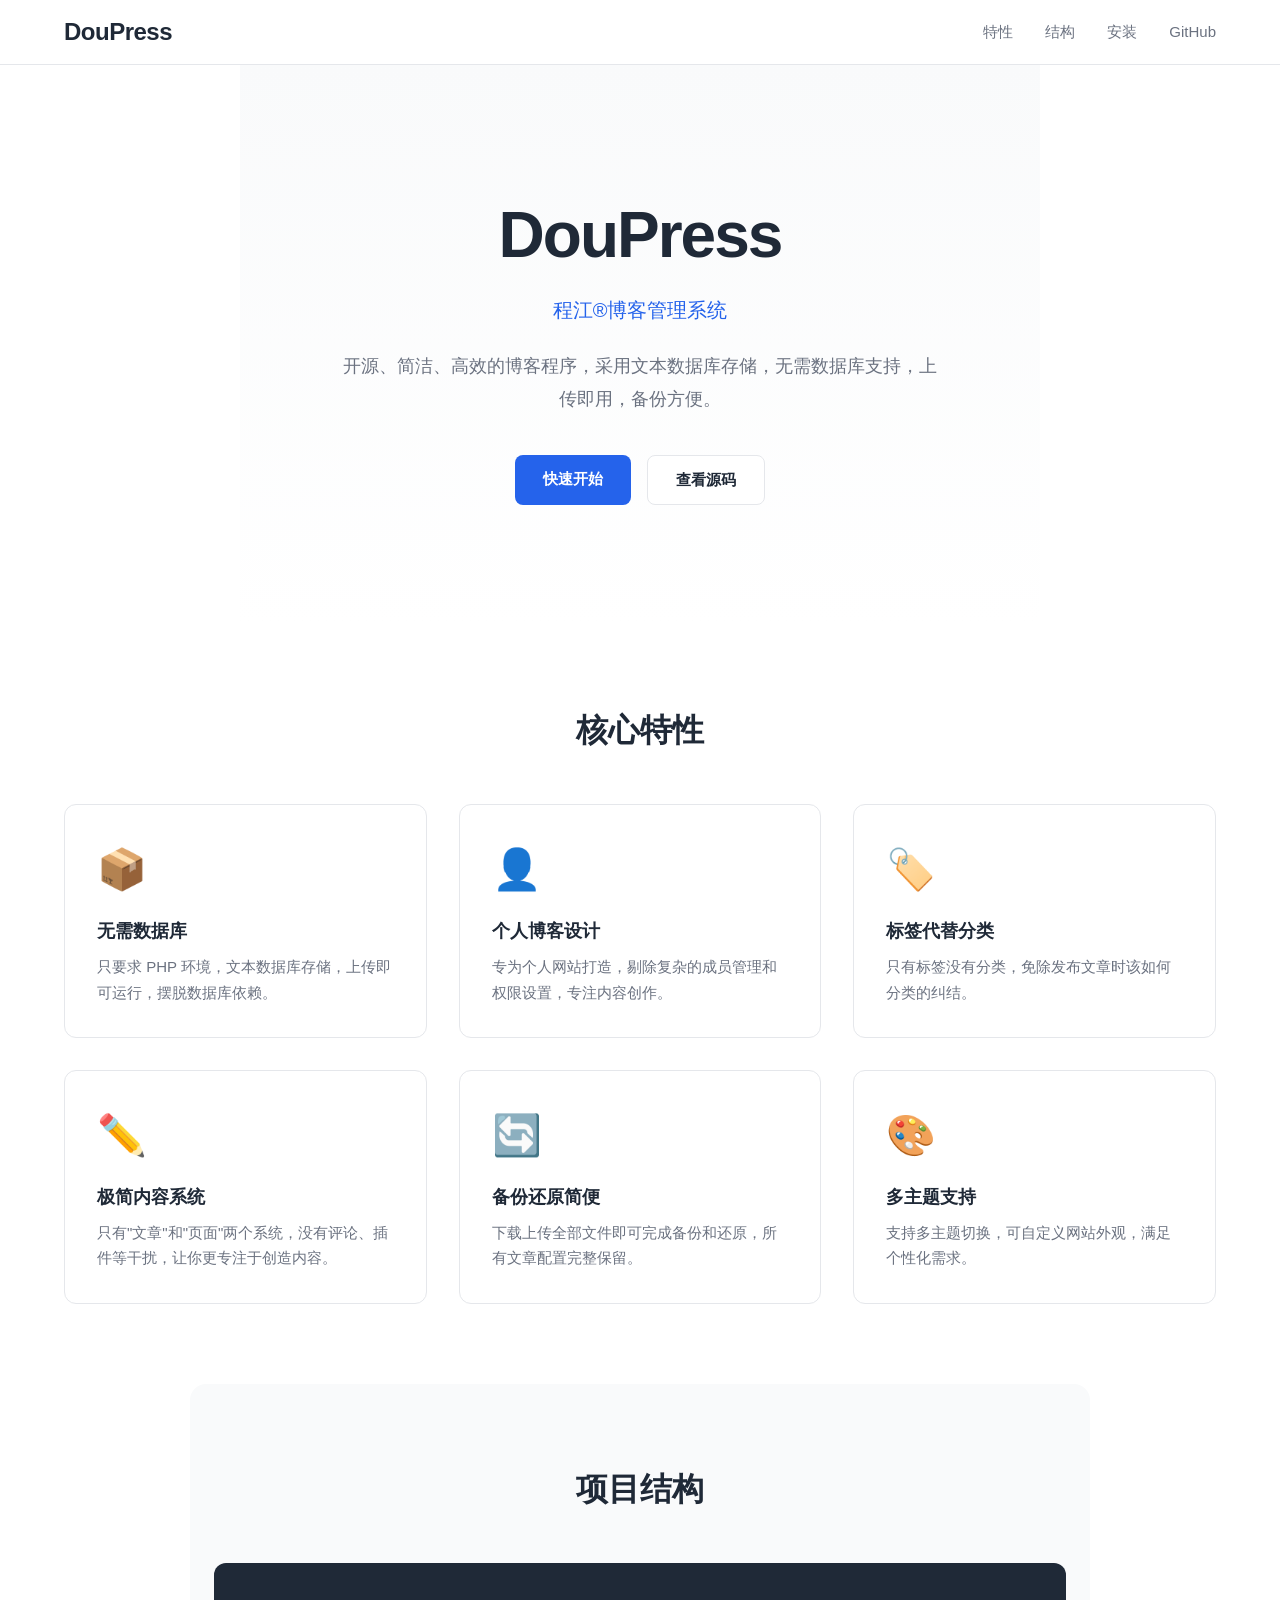
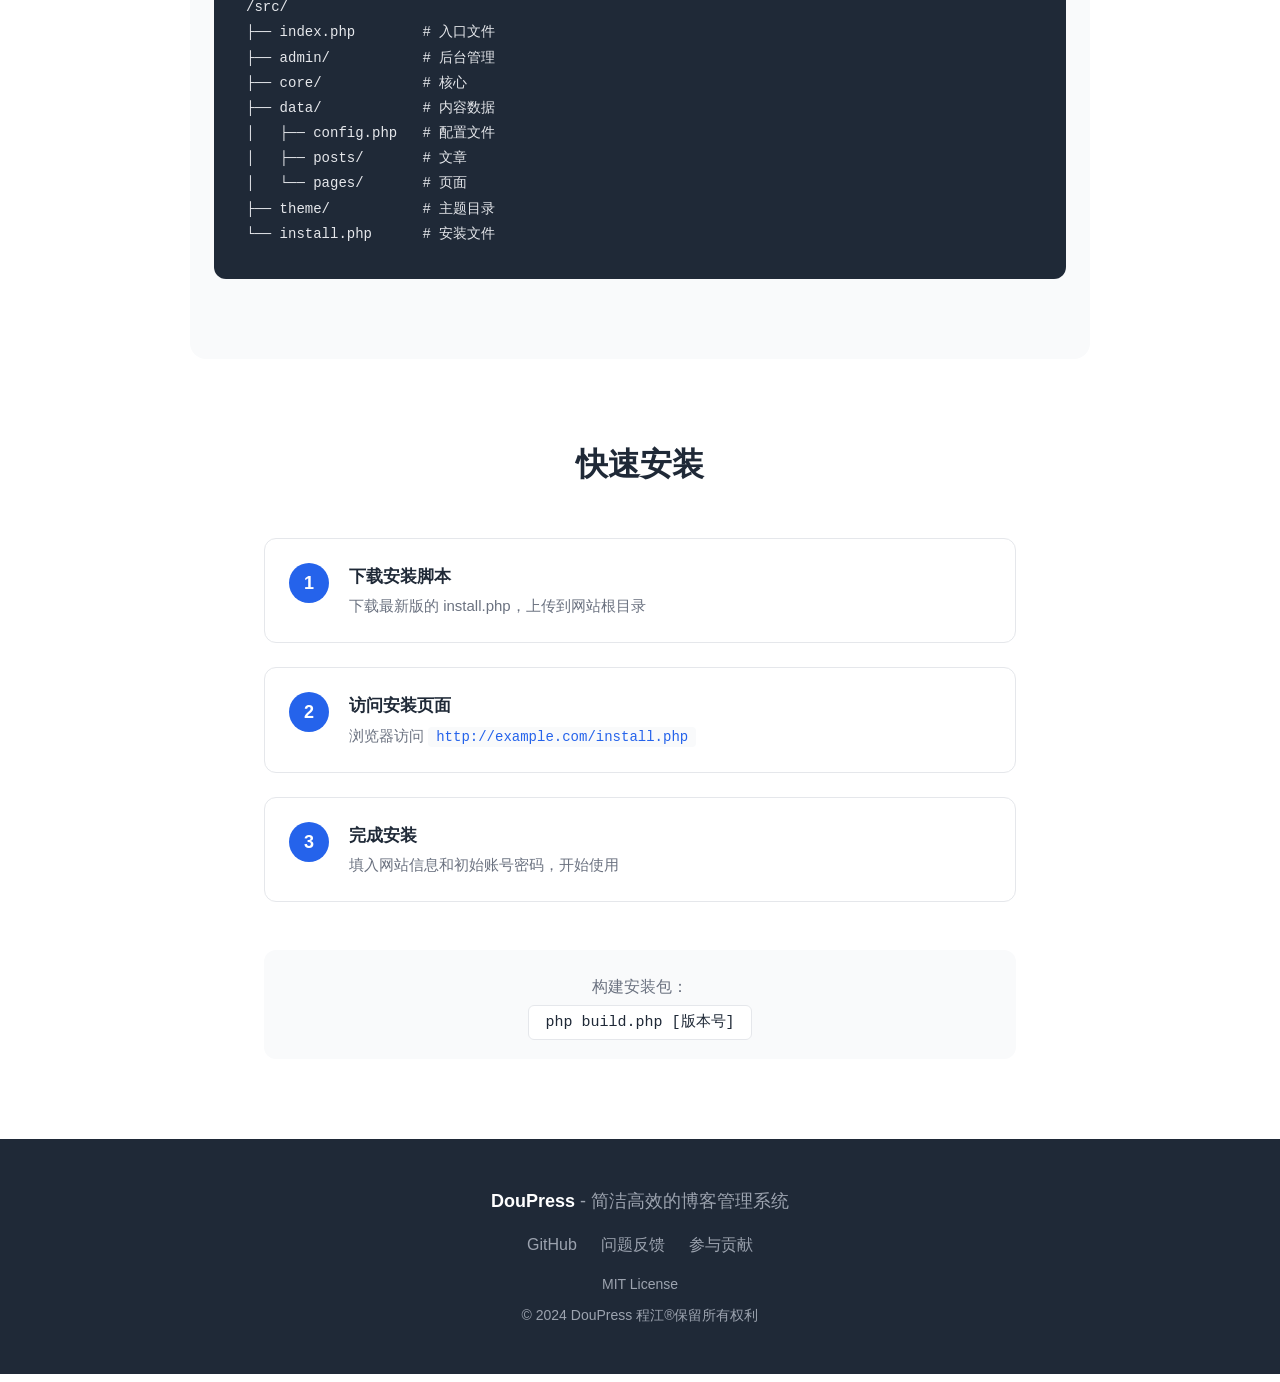
<file: index.html>
<!DOCTYPE html>
<html lang="zh-CN">
<head>
    <meta charset="UTF-8">
    <meta name="viewport" content="width=device-width, initial-scale=1.0">
    <title>DouPress - 简洁高效的博客管理系统</title>
    <link rel="stylesheet" href="style.css">
</head>
<body>
    <header class="header">
        <nav class="nav">
            <div class="nav-brand">
                <a href="/">DouPress</a>
            </div>
            <input type="checkbox" id="nav-toggle" class="nav-toggle-input">
            <label for="nav-toggle" class="nav-toggle" aria-label="切换导航">
                <span></span>
                <span></span>
                <span></span>
            </label>
            <ul class="nav-menu">
                <li><a href="#features">特性</a></li>
                <li><a href="#structure">结构</a></li>
                <li><a href="#install">安装</a></li>
                <li><a href="https://github.com/DouPress/DouPress" target="_blank">GitHub</a></li>
            </ul>
        </nav>
    </header>

    <main class="main">
        <section class="hero">
            <h1>DouPress</h1>
            <p class="subtitle">程江®博客管理系统</p>
            <p class="desc">开源、简洁、高效的博客程序，采用文本数据库存储，无需数据库支持，上传即用，备份方便。</p>
            <div class="hero-actions">
                <a href="#install" class="btn btn-primary">快速开始</a>
                <a href="https://github.com/DouPress/DouPress" class="btn btn-secondary" target="_blank">查看源码</a>
            </div>
        </section>

        <section id="features" class="features">
            <h2>核心特性</h2>
            <div class="feature-grid">
                <div class="feature-item">
                    <div class="feature-icon">📦</div>
                    <h3>无需数据库</h3>
                    <p>只要求 PHP 环境，文本数据库存储，上传即可运行，摆脱数据库依赖。</p>
                </div>
                <div class="feature-item">
                    <div class="feature-icon">👤</div>
                    <h3>个人博客设计</h3>
                    <p>专为个人网站打造，剔除复杂的成员管理和权限设置，专注内容创作。</p>
                </div>
                <div class="feature-item">
                    <div class="feature-icon">🏷️</div>
                    <h3>标签代替分类</h3>
                    <p>只有标签没有分类，免除发布文章时该如何分类的纠结。</p>
                </div>
                <div class="feature-item">
                    <div class="feature-icon">✏️</div>
                    <h3>极简内容系统</h3>
                    <p>只有"文章"和"页面"两个系统，没有评论、插件等干扰，让你更专注于创造内容。</p>
                </div>
                <div class="feature-item">
                    <div class="feature-icon">🔄</div>
                    <h3>备份还原简便</h3>
                    <p>下载上传全部文件即可完成备份和还原，所有文章配置完整保留。</p>
                </div>
                <div class="feature-item">
                    <div class="feature-icon">🎨</div>
                    <h3>多主题支持</h3>
                    <p>支持多主题切换，可自定义网站外观，满足个性化需求。</p>
                </div>
            </div>
        </section>

        <section id="structure" class="structure">
            <h2>项目结构</h2>
            <pre class="code-block"><code>/src/
├── index.php        # 入口文件
├── admin/           # 后台管理
├── core/            # 核心
├── data/            # 内容数据
│   ├── config.php   # 配置文件
│   ├── posts/       # 文章
│   └── pages/       # 页面
├── theme/           # 主题目录
└── install.php      # 安装文件</code></pre>
        </section>

        <section id="install" class="install">
            <h2>快速安装</h2>
            <ol class="install-steps">
                <li>
                    <span class="step-num">1</span>
                    <div class="step-content">
                        <h3>下载安装脚本</h3>
                        <p>下载最新版的 install.php，上传到网站根目录</p>
                    </div>
                </li>
                <li>
                    <span class="step-num">2</span>
                    <div class="step-content">
                        <h3>访问安装页面</h3>
                        <p>浏览器访问 <code>http://example.com/install.php</code></p>
                    </div>
                </li>
                <li>
                    <span class="step-num">3</span>
                    <div class="step-content">
                        <h3>完成安装</h3>
                        <p>填入网站信息和初始账号密码，开始使用</p>
                    </div>
                </li>
            </ol>
            <div class="install-cmd">
                <p>构建安装包：</p>
                <code>php build.php [版本号]</code>
            </div>
        </section>
    </main>

    <footer class="footer">
        <div class="footer-content">
            <div class="footer-brand">
                <strong>DouPress</strong> - 简洁高效的博客管理系统
            </div>
            <div class="footer-links">
                <a href="https://github.com/DouPress/DouPress" target="_blank">GitHub</a>
                <a href="https://github.com/DouPress/DouPress/issues" target="_blank">问题反馈</a>
                <a href="https://github.com/DouPress/DouPress/pulls" target="_blank">参与贡献</a>
            </div>
            <div class="footer-license">
                MIT License
            </div>
            <div class="footer-copyright">
                © 2024 DouPress 程江®保留所有权利
            </div>
        </div>
    </footer>
</body>
</html>
</file>
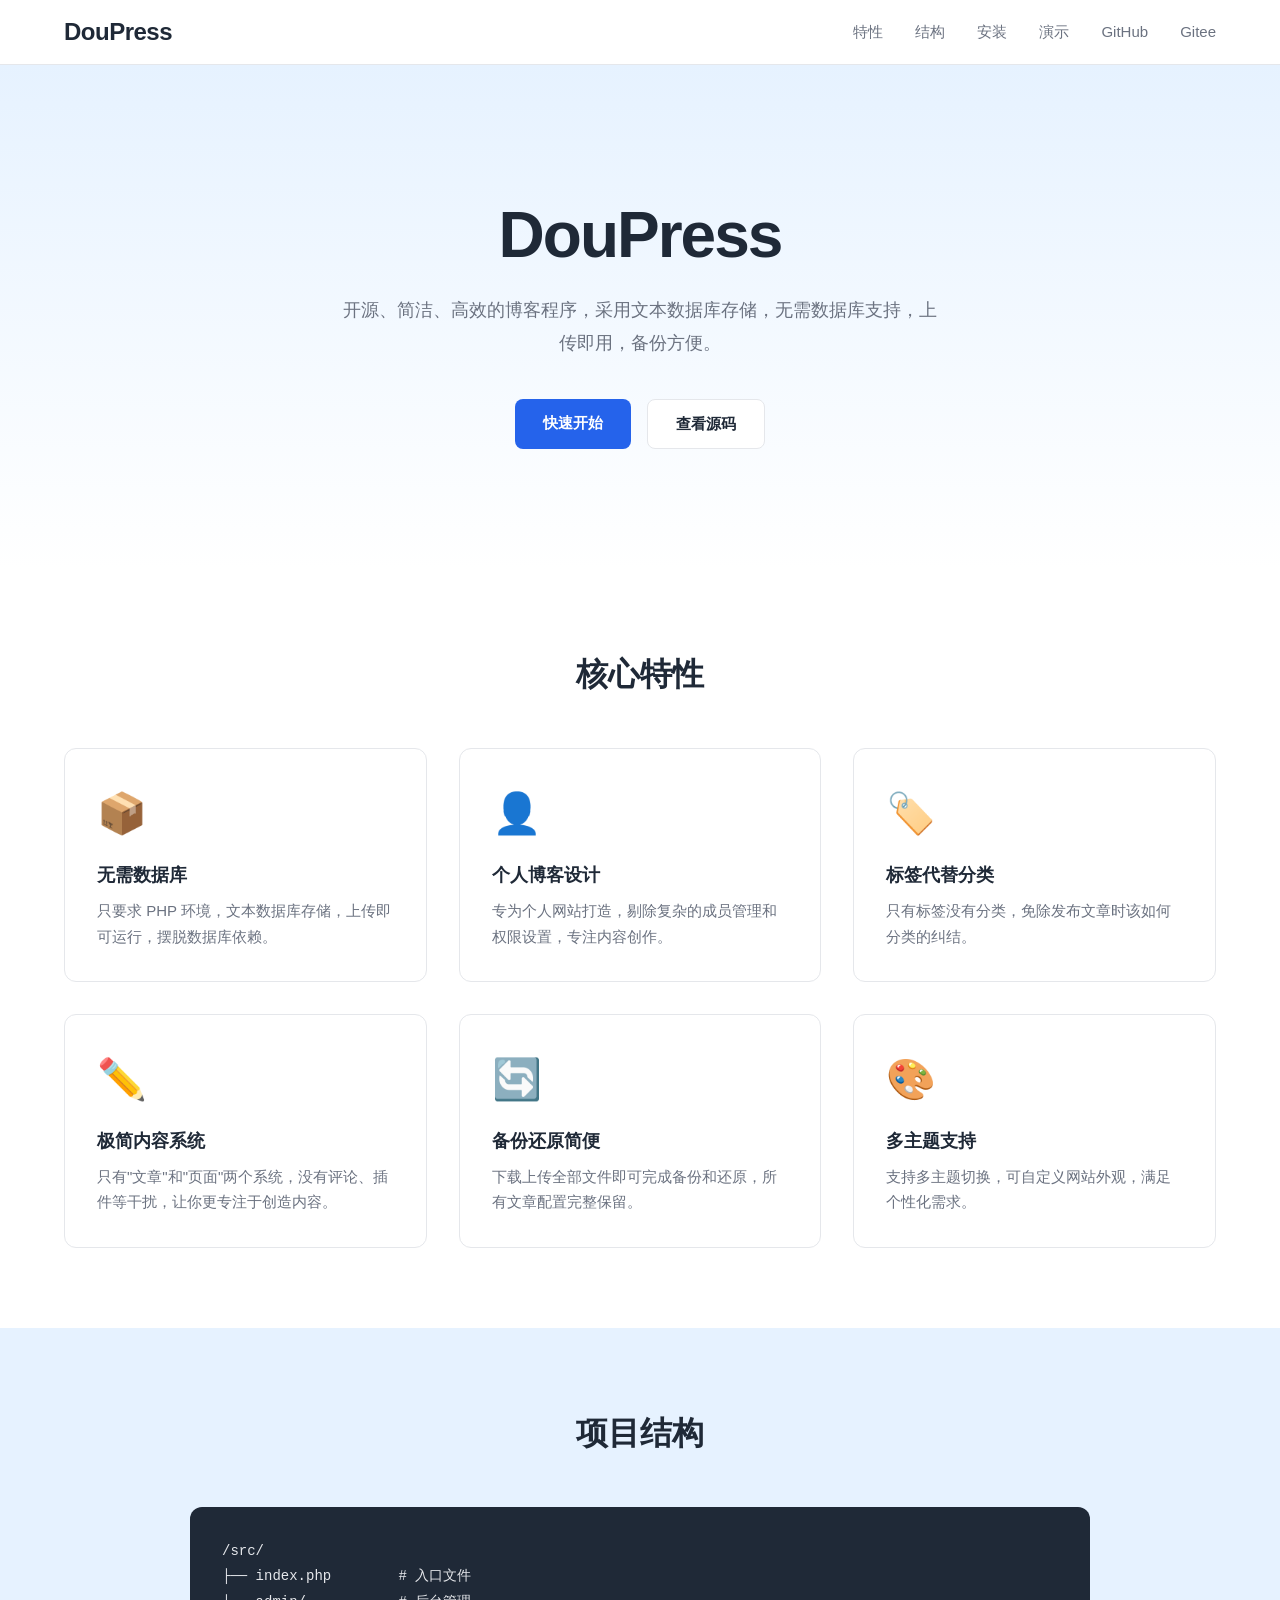
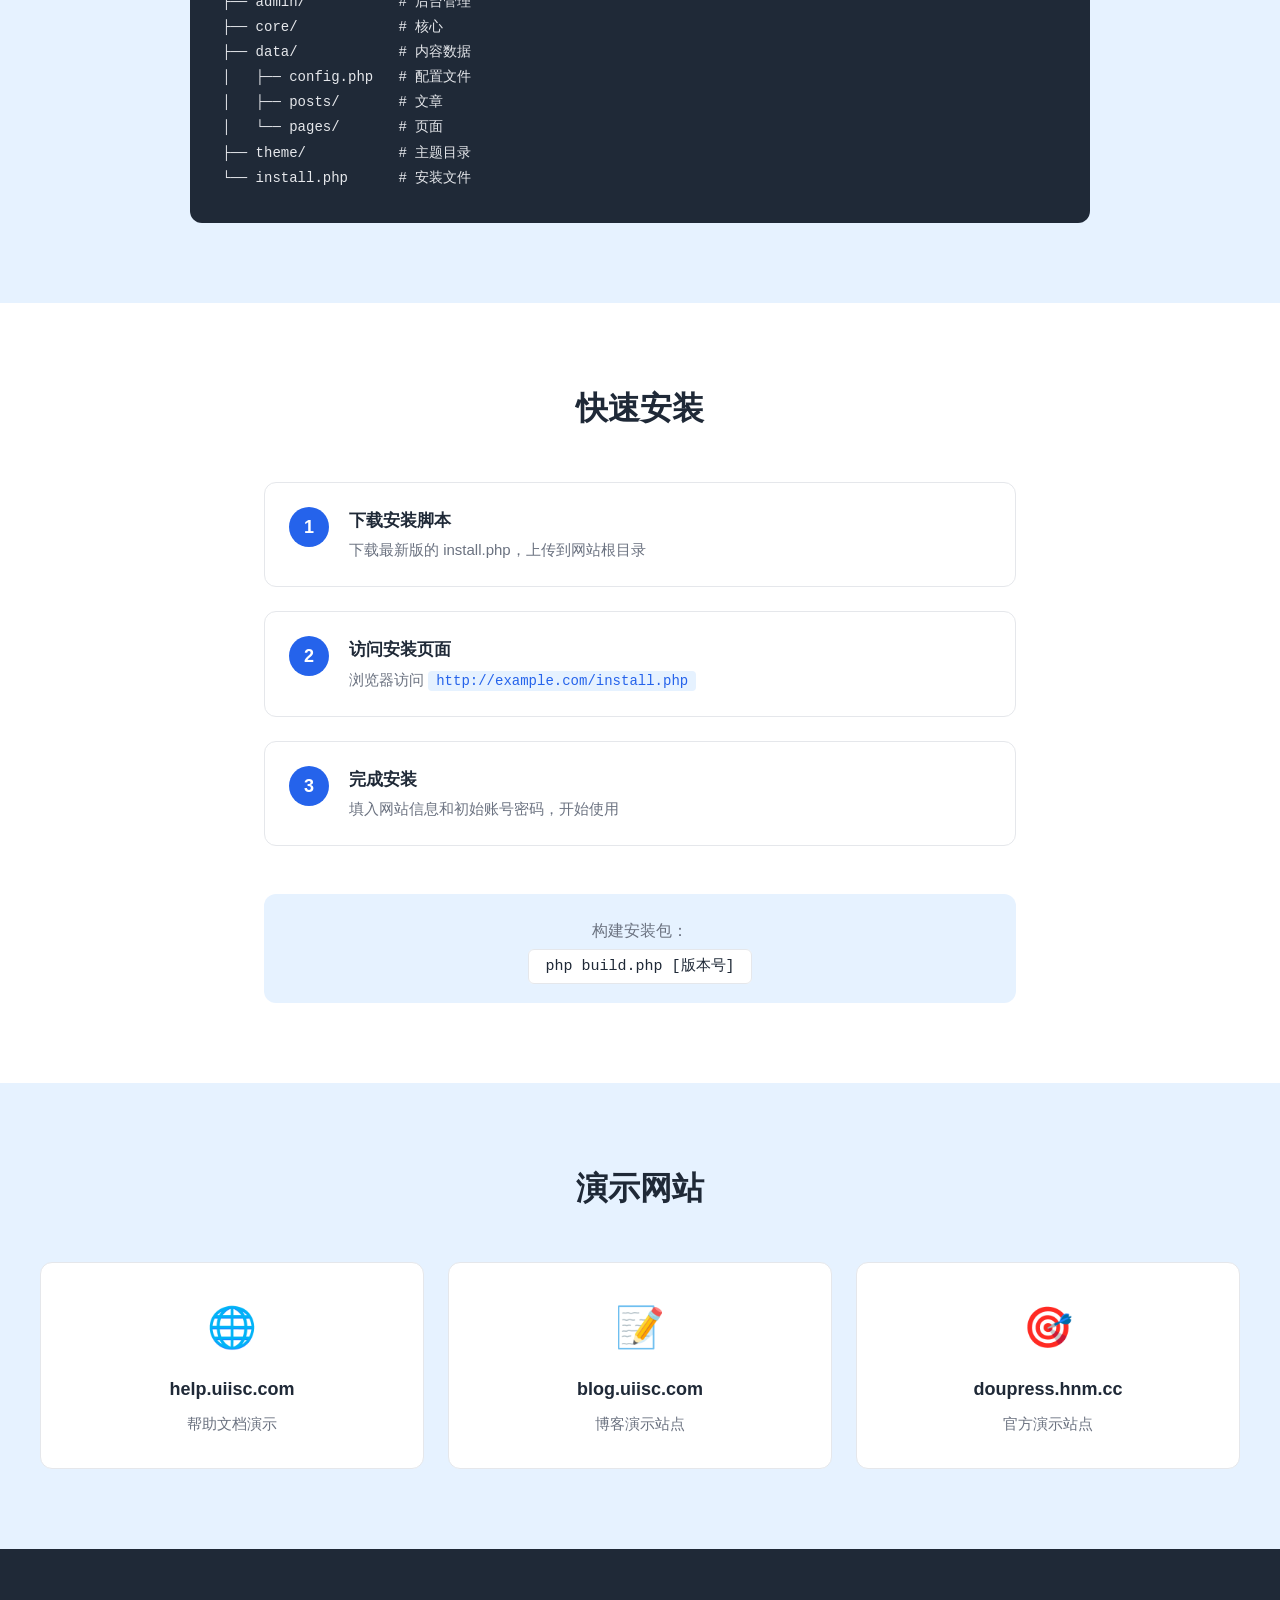
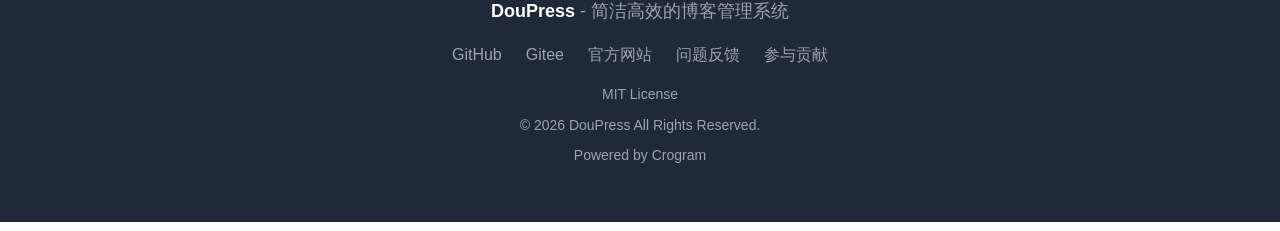
<file: src/index.html>
<!DOCTYPE html>
<html lang="zh-CN">

<head>
    <meta charset="UTF-8">
    <meta name="viewport" content="width=device-width, initial-scale=1.0">
    <meta name="description" content="DouPress 是一款开源、简洁、高效的博客管理系统，采用文本数据库存储，无需数据库支持，上传即用，备份方便。">
    <meta name="keywords" content="博客系统,个人博客,开源博客,PHP博客,DouPress,程江博客">
    <meta name="author" content="DouPress">
    <meta name="robots" content="index, follow">
    <meta property="og:title" content="DouPress - 简洁高效的博客管理系统">
    <meta property="og:description" content="DouPress 是一款开源、简洁、高效的博客管理系统，采用文本数据库存储，无需数据库支持，上传即用，备份方便。">
    <meta property="og:type" content="website">
    <meta property="og:url" content="https://www.doupress.org">
    <meta name="twitter:card" content="summary">
    <meta name="twitter:title" content="DouPress - 简洁高效的博客管理系统">
    <meta name="twitter:description" content="DouPress 是一款开源、简洁、高效的博客管理系统，采用文本数据库存储，无需数据库支持，上传即用，备份方便。">
    <title>DouPress - 简洁高效的博客管理系统</title>
    <link rel="stylesheet" href="style.css">
</head>

<body>
    <header class="header">
        <nav class="nav">
            <div class="nav-brand">
                <a href="https://doupress.org">DouPress</a>
            </div>
            <input type="checkbox" id="nav-toggle" class="nav-toggle-input">
            <label for="nav-toggle" class="nav-toggle" aria-label="切换导航">
                <span></span>
                <span></span>
                <span></span>
            </label>
            <ul class="nav-menu">
                <li><a href="#features">特性</a></li>
                <li><a href="#structure">结构</a></li>
                <li><a href="#install">安装</a></li>
                <li><a href="#demo">演示</a></li>
                <li><a href="https://github.com/DouPress/DouPress" target="_blank">GitHub</a></li>
                <li><a href="https://gitee.com/doupress/doupress" target="_blank">Gitee</a></li>
            </ul>
        </nav>
    </header>

    <main class="main">
        <section class="hero">
            <div class="hero-inner">
                <h1>DouPress</h1>
                <!-- <p class="subtitle">程江®博客管理系统</p> -->
                <p class="desc">开源、简洁、高效的博客程序，采用文本数据库存储，无需数据库支持，上传即用，备份方便。</p>
                <div class="hero-actions">
                    <a href="#install" class="btn btn-primary">快速开始</a>
                    <a href="https://github.com/DouPress/DouPress" class="btn btn-secondary" target="_blank">查看源码</a>
                </div>
            </div>
        </section>

        <section id="features" class="features">
            <h2>核心特性</h2>
            <div class="feature-grid">
                <div class="feature-item">
                    <div class="feature-icon">📦</div>
                    <h3>无需数据库</h3>
                    <p>只要求 PHP 环境，文本数据库存储，上传即可运行，摆脱数据库依赖。</p>
                </div>
                <div class="feature-item">
                    <div class="feature-icon">👤</div>
                    <h3>个人博客设计</h3>
                    <p>专为个人网站打造，剔除复杂的成员管理和权限设置，专注内容创作。</p>
                </div>
                <div class="feature-item">
                    <div class="feature-icon">🏷️</div>
                    <h3>标签代替分类</h3>
                    <p>只有标签没有分类，免除发布文章时该如何分类的纠结。</p>
                </div>
                <div class="feature-item">
                    <div class="feature-icon">✏️</div>
                    <h3>极简内容系统</h3>
                    <p>只有"文章"和"页面"两个系统，没有评论、插件等干扰，让你更专注于创造内容。</p>
                </div>
                <div class="feature-item">
                    <div class="feature-icon">🔄</div>
                    <h3>备份还原简便</h3>
                    <p>下载上传全部文件即可完成备份和还原，所有文章配置完整保留。</p>
                </div>
                <div class="feature-item">
                    <div class="feature-icon">🎨</div>
                    <h3>多主题支持</h3>
                    <p>支持多主题切换，可自定义网站外观，满足个性化需求。</p>
                </div>
            </div>
        </section>

        <section id="structure" class="structure">
            <div class="structure-inner">
                <h2>项目结构</h2>
                <pre class="code-block"><code>/src/
├── index.php        # 入口文件
├── admin/           # 后台管理
├── core/            # 核心
├── data/            # 内容数据
│   ├── config.php   # 配置文件
│   ├── posts/       # 文章
│   └── pages/       # 页面
├── theme/           # 主题目录
└── install.php      # 安装文件</code></pre>
            </div>
        </section>

        <section id="install" class="install">
            <h2>快速安装</h2>
            <ol class="install-steps">
                <li>
                    <span class="step-num">1</span>
                    <div class="step-content">
                        <h3>下载安装脚本</h3>
                        <p>下载最新版的 install.php，上传到网站根目录</p>
                    </div>
                </li>
                <li>
                    <span class="step-num">2</span>
                    <div class="step-content">
                        <h3>访问安装页面</h3>
                        <p>浏览器访问 <code>http://example.com/install.php</code></p>
                    </div>
                </li>
                <li>
                    <span class="step-num">3</span>
                    <div class="step-content">
                        <h3>完成安装</h3>
                        <p>填入网站信息和初始账号密码，开始使用</p>
                    </div>
                </li>
            </ol>
            <div class="install-cmd">
                <p>构建安装包：</p>
                <code>php build.php [版本号]</code>
            </div>
        </section>

        <section id="demo" class="demo">
            <div class="demo-inner">
                <h2>演示网站</h2>
                <div class="demo-grid">
                    <a href="http://help.uiisc.com/" target="_blank" class="demo-item">
                        <div class="demo-icon">🌐</div>
                        <h3>help.uiisc.com</h3>
                        <p>帮助文档演示</p>
                    </a>
                    <a href="http://blog.uiisc.com/" target="_blank" class="demo-item">
                        <div class="demo-icon">📝</div>
                        <h3>blog.uiisc.com</h3>
                        <p>博客演示站点</p>
                    </a>
                    <a href="http://doupress.hnm.cc/" target="_blank" class="demo-item">
                        <div class="demo-icon">🎯</div>
                        <h3>doupress.hnm.cc</h3>
                        <p>官方演示站点</p>
                    </a>
                </div>
            </div>
        </section>
    </main>

    <footer class="footer">
        <div class="footer-content">
            <div class="footer-brand">
                <strong>DouPress</strong> - 简洁高效的博客管理系统
            </div>
            <div class="footer-links">
                <a href="https://github.com/DouPress/DouPress" target="_blank">GitHub</a>
                <a href="https://gitee.com/doupress/doupress" target="_blank">Gitee</a>
                <a href="http://doupress.org/" target="_blank">官方网站</a>
                <a href="https://github.com/DouPress/DouPress/issues" target="_blank">问题反馈</a>
                <a href="https://github.com/DouPress/DouPress/pulls" target="_blank">参与贡献</a>
            </div>
            <div class="footer-license">
                MIT License
            </div>
            <div class="footer-copyright">
                © 2026 DouPress All Rights Reserved.
            </div>
            <div class="footer-powered">
                Powered by <a href="https://crogram.org" target="_blank">Crogram</a>
            </div>
        </div>
    </footer>
</body>

</html>
</file>
<file: style.css>
* {
    margin: 0;
    padding: 0;
    box-sizing: border-box;
}

:root {
    --primary: #2563eb;
    --primary-dark: #1d4ed8;
    --text: #1f2937;
    --text-light: #6b7280;
    --bg: #ffffff;
    --bg-alt: #f9fafb;
    --border: #e5e7eb;
}

html {
    scroll-behavior: smooth;
}

body {
    font-family: -apple-system, BlinkMacSystemFont, "Segoe UI", Roboto, "Helvetica Neue", Arial, sans-serif;
    color: var(--text);
    line-height: 1.6;
    background: var(--bg);
}

a {
    color: var(--primary);
    text-decoration: none;
    transition: color 0.2s;
}

a:hover {
    color: var(--primary-dark);
}

/* Header */
.header {
    position: fixed;
    top: 0;
    left: 0;
    right: 0;
    background: rgba(255, 255, 255, 0.95);
    backdrop-filter: blur(8px);
    border-bottom: 1px solid var(--border);
    z-index: 1000;
}

.nav {
    max-width: 1200px;
    margin: 0 auto;
    padding: 0 24px;
    display: flex;
    align-items: center;
    justify-content: space-between;
    height: 64px;
}

.nav-brand a {
    font-size: 24px;
    font-weight: 700;
    color: var(--text);
    letter-spacing: -0.5px;
}

.nav-toggle-input {
    display: none;
}

.nav-toggle {
    display: none;
    flex-direction: column;
    justify-content: center;
    gap: 5px;
    width: 32px;
    height: 32px;
    background: none;
    border: none;
    cursor: pointer;
    padding: 4px;
}

.nav-toggle span {
    display: block;
    width: 100%;
    height: 2px;
    background: var(--text);
    transition: all 0.3s;
}

.nav-menu {
    display: flex;
    list-style: none;
    gap: 32px;
}

.nav-menu a {
    color: var(--text-light);
    font-size: 15px;
    font-weight: 500;
}

.nav-menu a:hover {
    color: var(--primary);
}

/* Main */
.main {
    padding-top: 64px;
}

section {
    padding: 80px 24px;
}

/* Hero */
.hero {
    max-width: 800px;
    margin: 0 auto;
    text-align: center;
    padding: 120px 24px;
    background: linear-gradient(180deg, var(--bg-alt) 0%, var(--bg) 100%);
}

.hero h1 {
    font-size: 64px;
    font-weight: 800;
    letter-spacing: -2px;
    color: var(--text);
    margin-bottom: 8px;
}

.hero .subtitle {
    font-size: 20px;
    color: var(--primary);
    font-weight: 500;
    margin-bottom: 24px;
}

.hero .desc {
    font-size: 18px;
    color: var(--text-light);
    max-width: 600px;
    margin: 0 auto 40px;
    line-height: 1.8;
}

.hero-actions {
    display: flex;
    gap: 16px;
    justify-content: center;
    flex-wrap: wrap;
}

.btn {
    display: inline-block;
    padding: 12px 28px;
    font-size: 15px;
    font-weight: 600;
    border-radius: 8px;
    transition: all 0.2s;
}

.btn-primary {
    background: var(--primary);
    color: #fff;
}

.btn-primary:hover {
    background: var(--primary-dark);
    color: #fff;
}

.btn-secondary {
    background: var(--bg);
    color: var(--text);
    border: 1px solid var(--border);
}

.btn-secondary:hover {
    border-color: var(--primary);
    color: var(--primary);
}

/* Features */
.features {
    max-width: 1200px;
    margin: 0 auto;
    background: var(--bg);
}

.features h2,
.structure h2,
.install h2 {
    font-size: 32px;
    font-weight: 700;
    text-align: center;
    margin-bottom: 48px;
    color: var(--text);
}

.feature-grid {
    display: grid;
    grid-template-columns: repeat(3, 1fr);
    gap: 32px;
}

.feature-item {
    padding: 32px;
    background: var(--bg);
    border: 1px solid var(--border);
    border-radius: 12px;
    transition: box-shadow 0.2s, transform 0.2s;
}

.feature-item:hover {
    box-shadow: 0 8px 30px rgba(0, 0, 0, 0.08);
    transform: translateY(-2px);
}

.feature-icon {
    font-size: 40px;
    margin-bottom: 16px;
}

.feature-item h3 {
    font-size: 18px;
    font-weight: 600;
    margin-bottom: 8px;
    color: var(--text);
}

.feature-item p {
    font-size: 15px;
    color: var(--text-light);
    line-height: 1.7;
}

/* Structure */
.structure {
    max-width: 900px;
    margin: 0 auto;
    background: var(--bg-alt);
    border-radius: 16px;
    padding: 80px 24px;
}

.code-block {
    background: #1f2937;
    color: #e5e7eb;
    padding: 32px;
    border-radius: 12px;
    overflow-x: auto;
    font-size: 14px;
    line-height: 1.8;
}

.code-block code {
    font-family: "SF Mono", Consolas, "Liberation Mono", Menlo, monospace;
}

/* Install */
.install {
    max-width: 800px;
    margin: 0 auto;
}

.install-steps {
    list-style: none;
    display: flex;
    flex-direction: column;
    gap: 24px;
    margin-bottom: 48px;
}

.install-steps li {
    display: flex;
    align-items: flex-start;
    gap: 20px;
    padding: 24px;
    background: var(--bg);
    border: 1px solid var(--border);
    border-radius: 12px;
}

.step-num {
    flex-shrink: 0;
    width: 40px;
    height: 40px;
    display: flex;
    align-items: center;
    justify-content: center;
    background: var(--primary);
    color: #fff;
    font-size: 18px;
    font-weight: 700;
    border-radius: 50%;
}

.step-content h3 {
    font-size: 17px;
    font-weight: 600;
    margin-bottom: 4px;
    color: var(--text);
}

.step-content p {
    font-size: 15px;
    color: var(--text-light);
}

.step-content code {
    background: var(--bg-alt);
    padding: 2px 8px;
    border-radius: 4px;
    font-size: 14px;
    color: var(--primary);
}

.install-cmd {
    text-align: center;
    padding: 24px;
    background: var(--bg-alt);
    border-radius: 12px;
}

.install-cmd p {
    color: var(--text-light);
    margin-bottom: 8px;
}

.install-cmd code {
    font-size: 15px;
    color: var(--text);
    background: var(--bg);
    padding: 8px 16px;
    border-radius: 6px;
    border: 1px solid var(--border);
}

/* Footer */
.footer {
    background: #1f2937;
    color: #9ca3af;
    padding: 48px 24px;
}

.footer-content {
    max-width: 1200px;
    margin: 0 auto;
    text-align: center;
}

.footer-brand {
    font-size: 18px;
    margin-bottom: 16px;
}

.footer-brand strong {
    color: #fff;
}

.footer-links {
    display: flex;
    gap: 24px;
    justify-content: center;
    margin-bottom: 16px;
    flex-wrap: wrap;
}

.footer-links a {
    color: #9ca3af;
}

.footer-links a:hover {
    color: #fff;
}

.footer-license {
    font-size: 14px;
    margin-bottom: 8px;
}

.footer-license a {
    color: #9ca3af;
}

.footer-license a:hover {
    color: #fff;
}

.footer-copyright {
    font-size: 14px;
}

/* Mobile */
@media (max-width: 768px) {
    .nav-toggle {
        display: flex;
    }

    .nav-menu {
        display: none;
        position: absolute;
        top: 64px;
        left: 0;
        right: 0;
        background: #fff;
        flex-direction: column;
        padding: 16px 24px;
        gap: 16px;
        border-bottom: 1px solid var(--border);
    }

    .nav-toggle-input:checked ~ .nav-menu {
        display: flex;
    }

    .nav-toggle-input:checked ~ .nav-toggle span:nth-child(1) {
        transform: translateY(7px) rotate(45deg);
    }

    .nav-toggle-input:checked ~ .nav-toggle span:nth-child(2) {
        opacity: 0;
    }

    .nav-toggle-input:checked ~ .nav-toggle span:nth-child(3) {
        transform: translateY(-7px) rotate(-45deg);
    }

    .hero {
        padding: 80px 24px;
    }

    .hero h1 {
        font-size: 40px;
    }

    .hero .subtitle {
        font-size: 16px;
    }

    .hero .desc {
        font-size: 16px;
    }

    section {
        padding: 60px 24px;
    }

    .features h2,
    .structure h2,
    .install h2 {
        font-size: 26px;
    }

    .feature-grid {
        grid-template-columns: 1fr;
        gap: 16px;
    }

    .feature-item {
        padding: 24px;
    }

    .structure {
        padding: 60px 24px;
    }

    .code-block {
        padding: 20px;
        font-size: 13px;
    }
}
</file>
<file: src/style.css>
* {
    margin: 0;
    padding: 0;
    box-sizing: border-box;
}

:root {
    --primary: #2563eb;
    --primary-dark: #1d4ed8;
    --text: #1f2937;
    --text-light: #6b7280;
    --bg: #ffffff;
    --bg-alt: #e6f2ff;
    --border: #e5e7eb;
}

html {
    scroll-behavior: smooth;
}

body {
    font-family: -apple-system, BlinkMacSystemFont, "Segoe UI", Roboto, "Helvetica Neue", Arial, sans-serif;
    color: var(--text);
    line-height: 1.6;
    background: var(--bg);
}

a {
    color: var(--primary);
    text-decoration: none;
    transition: color 0.2s;
}

a:hover {
    color: var(--primary-dark);
}

/* Header */
.header {
    position: fixed;
    top: 0;
    left: 0;
    right: 0;
    background: rgba(255, 255, 255, 0.95);
    backdrop-filter: blur(8px);
    border-bottom: 1px solid var(--border);
    z-index: 1000;
}

.nav {
    max-width: 1200px;
    margin: 0 auto;
    padding: 0 24px;
    display: flex;
    align-items: center;
    justify-content: space-between;
    height: 64px;
}

.nav-brand a {
    font-size: 24px;
    font-weight: 700;
    color: var(--text);
    letter-spacing: -0.5px;
}

.nav-toggle-input {
    display: none;
}

.nav-toggle {
    display: none;
    flex-direction: column;
    justify-content: center;
    gap: 5px;
    width: 32px;
    height: 32px;
    background: none;
    border: none;
    cursor: pointer;
    padding: 4px;
}

.nav-toggle span {
    display: block;
    width: 100%;
    height: 2px;
    background: var(--text);
    transition: all 0.3s;
}

.nav-menu {
    display: flex;
    list-style: none;
    gap: 32px;
}

.nav-menu a {
    color: var(--text-light);
    font-size: 15px;
    font-weight: 500;
}

.nav-menu a:hover {
    color: var(--primary);
}

/* Main */
.main {
    padding-top: 64px;
}

section {
    padding: 80px 24px;
}

/* Hero */
.hero {
    width: 100%;
    text-align: center;
    padding: 120px 24px;
    background: linear-gradient(180deg, var(--bg-alt) 0%, var(--bg) 100%);
}

.hero-inner {
    max-width: 800px;
    margin: 0 auto;
}

.hero h1 {
    font-size: 64px;
    font-weight: 800;
    letter-spacing: -2px;
    color: var(--text);
    margin-bottom: 8px;
}

.hero .subtitle {
    font-size: 20px;
    color: var(--primary);
    font-weight: 500;
    margin-bottom: 24px;
}

.hero .desc {
    font-size: 18px;
    color: var(--text-light);
    max-width: 600px;
    margin: 0 auto 40px;
    line-height: 1.8;
}

.hero-actions {
    display: flex;
    gap: 16px;
    justify-content: center;
    flex-wrap: wrap;
}

.btn {
    display: inline-block;
    padding: 12px 28px;
    font-size: 15px;
    font-weight: 600;
    border-radius: 8px;
    transition: all 0.2s;
}

.btn-primary {
    background: var(--primary);
    color: #fff;
}

.btn-primary:hover {
    background: var(--primary-dark);
    color: #fff;
}

.btn-secondary {
    background: var(--bg);
    color: var(--text);
    border: 1px solid var(--border);
}

.btn-secondary:hover {
    border-color: var(--primary);
    color: var(--primary);
}

/* Features */
.features {
    max-width: 1200px;
    margin: 0 auto;
    background: var(--bg);
}

.features h2,
.structure h2,
.install h2,
.demo h2 {
    font-size: 32px;
    font-weight: 700;
    text-align: center;
    margin-bottom: 48px;
    color: var(--text);
}

.feature-grid {
    display: grid;
    grid-template-columns: repeat(3, 1fr);
    gap: 32px;
}

.feature-item {
    padding: 32px;
    background: var(--bg);
    border: 1px solid var(--border);
    border-radius: 12px;
    transition: box-shadow 0.2s, transform 0.2s;
}

.feature-item:hover {
    box-shadow: 0 8px 30px rgba(0, 0, 0, 0.08);
    transform: translateY(-2px);
}

.feature-icon {
    font-size: 40px;
    margin-bottom: 16px;
}

.feature-item h3 {
    font-size: 18px;
    font-weight: 600;
    margin-bottom: 8px;
    color: var(--text);
}

.feature-item p {
    font-size: 15px;
    color: var(--text-light);
    line-height: 1.7;
}

/* Structure */
.structure {
    width: 100%;
    background: var(--bg-alt);
    padding: 80px 24px;
}

.structure-inner {
    max-width: 900px;
    margin: 0 auto;
}

.code-block {
    background: #1f2937;
    color: #e5e7eb;
    padding: 32px;
    border-radius: 12px;
    overflow-x: auto;
    font-size: 14px;
    line-height: 1.8;
}

.code-block code {
    font-family: "SF Mono", Consolas, "Liberation Mono", Menlo, monospace;
}

/* Install */
.install {
    max-width: 800px;
    margin: 0 auto;
}

.install-steps {
    list-style: none;
    display: flex;
    flex-direction: column;
    gap: 24px;
    margin-bottom: 48px;
}

.install-steps li {
    display: flex;
    align-items: flex-start;
    gap: 20px;
    padding: 24px;
    background: var(--bg);
    border: 1px solid var(--border);
    border-radius: 12px;
}

.step-num {
    flex-shrink: 0;
    width: 40px;
    height: 40px;
    display: flex;
    align-items: center;
    justify-content: center;
    background: var(--primary);
    color: #fff;
    font-size: 18px;
    font-weight: 700;
    border-radius: 50%;
}

.step-content h3 {
    font-size: 17px;
    font-weight: 600;
    margin-bottom: 4px;
    color: var(--text);
}

.step-content p {
    font-size: 15px;
    color: var(--text-light);
}

.step-content code {
    background: var(--bg-alt);
    padding: 2px 8px;
    border-radius: 4px;
    font-size: 14px;
    color: var(--primary);
}

.install-cmd {
    text-align: center;
    padding: 24px;
    background: var(--bg-alt);
    border-radius: 12px;
}

.install-cmd p {
    color: var(--text-light);
    margin-bottom: 8px;
}

.install-cmd code {
    font-size: 15px;
    color: var(--text);
    background: var(--bg);
    padding: 8px 16px;
    border-radius: 6px;
    border: 1px solid var(--border);
}

/* Demo */
.demo {
    width: 100%;
    background: var(--bg-alt);
    padding: 80px 24px;
}

.demo-inner {
    max-width: 1200px;
    margin: 0 auto;
}

.demo-grid {
    display: grid;
    grid-template-columns: repeat(3, 1fr);
    gap: 24px;
}

.demo-item {
    display: block;
    padding: 32px;
    background: var(--bg);
    border: 1px solid var(--border);
    border-radius: 12px;
    text-align: center;
    transition: box-shadow 0.2s, transform 0.2s;
}

.demo-item:hover {
    box-shadow: 0 8px 30px rgba(0, 0, 0, 0.08);
    transform: translateY(-2px);
}

.demo-icon {
    font-size: 40px;
    margin-bottom: 16px;
}

.demo-item h3 {
    font-size: 18px;
    font-weight: 600;
    margin-bottom: 8px;
    color: var(--text);
}

.demo-item p {
    font-size: 15px;
    color: var(--text-light);
}

/* Footer */
.footer {
    background: #1f2937;
    color: #9ca3af;
    padding: 48px 24px;
}

.footer a {
    color: #9ca3af;
}

.footer a:hover {
    color: #fff;
}


.footer-content {
    max-width: 1200px;
    margin: 0 auto;
    text-align: center;
}

.footer-brand {
    font-size: 18px;
    margin-bottom: 16px;
}

.footer-brand strong {
    color: #fff;
}

.footer-links {
    display: flex;
    gap: 24px;
    justify-content: center;
    margin-bottom: 16px;
    flex-wrap: wrap;
}

.footer-links a {
    color: #9ca3af;
}

.footer-links a:hover {
    color: #fff;
}

.footer-license,
.footer-copyright,
.footer-powered {
    font-size: 14px;
    margin-bottom: 8px;
}

/* Mobile */
@media (max-width: 768px) {
    .nav-toggle {
        display: flex;
    }

    .nav-menu {
        display: none;
        position: absolute;
        top: 64px;
        left: 0;
        right: 0;
        background: #fff;
        flex-direction: column;
        padding: 16px 24px;
        gap: 16px;
        border-bottom: 1px solid var(--border);
    }

    .nav-toggle-input:checked ~ .nav-menu {
        display: flex;
    }

    .nav-toggle-input:checked ~ .nav-toggle span:nth-child(1) {
        transform: translateY(7px) rotate(45deg);
    }

    .nav-toggle-input:checked ~ .nav-toggle span:nth-child(2) {
        opacity: 0;
    }

    .nav-toggle-input:checked ~ .nav-toggle span:nth-child(3) {
        transform: translateY(-7px) rotate(-45deg);
    }

    .hero {
        padding: 80px 24px;
    }

    .hero h1 {
        font-size: 40px;
    }

    .hero .subtitle {
        font-size: 16px;
    }

    .hero .desc {
        font-size: 16px;
    }

    section {
        padding: 60px 24px;
    }

    .features h2,
    .structure h2,
    .install h2 {
        font-size: 26px;
    }

    .feature-grid {
        grid-template-columns: 1fr;
        gap: 16px;
    }

    .feature-item {
        padding: 24px;
    }

    .structure {
        padding: 60px 24px;
    }

    .code-block {
        padding: 20px;
        font-size: 13px;
    }

    .demo {
        padding: 60px 24px;
    }

    .demo-grid {
        grid-template-columns: 1fr;
        gap: 16px;
    }

    .demo-item {
        padding: 24px;
    }
}
</file>
